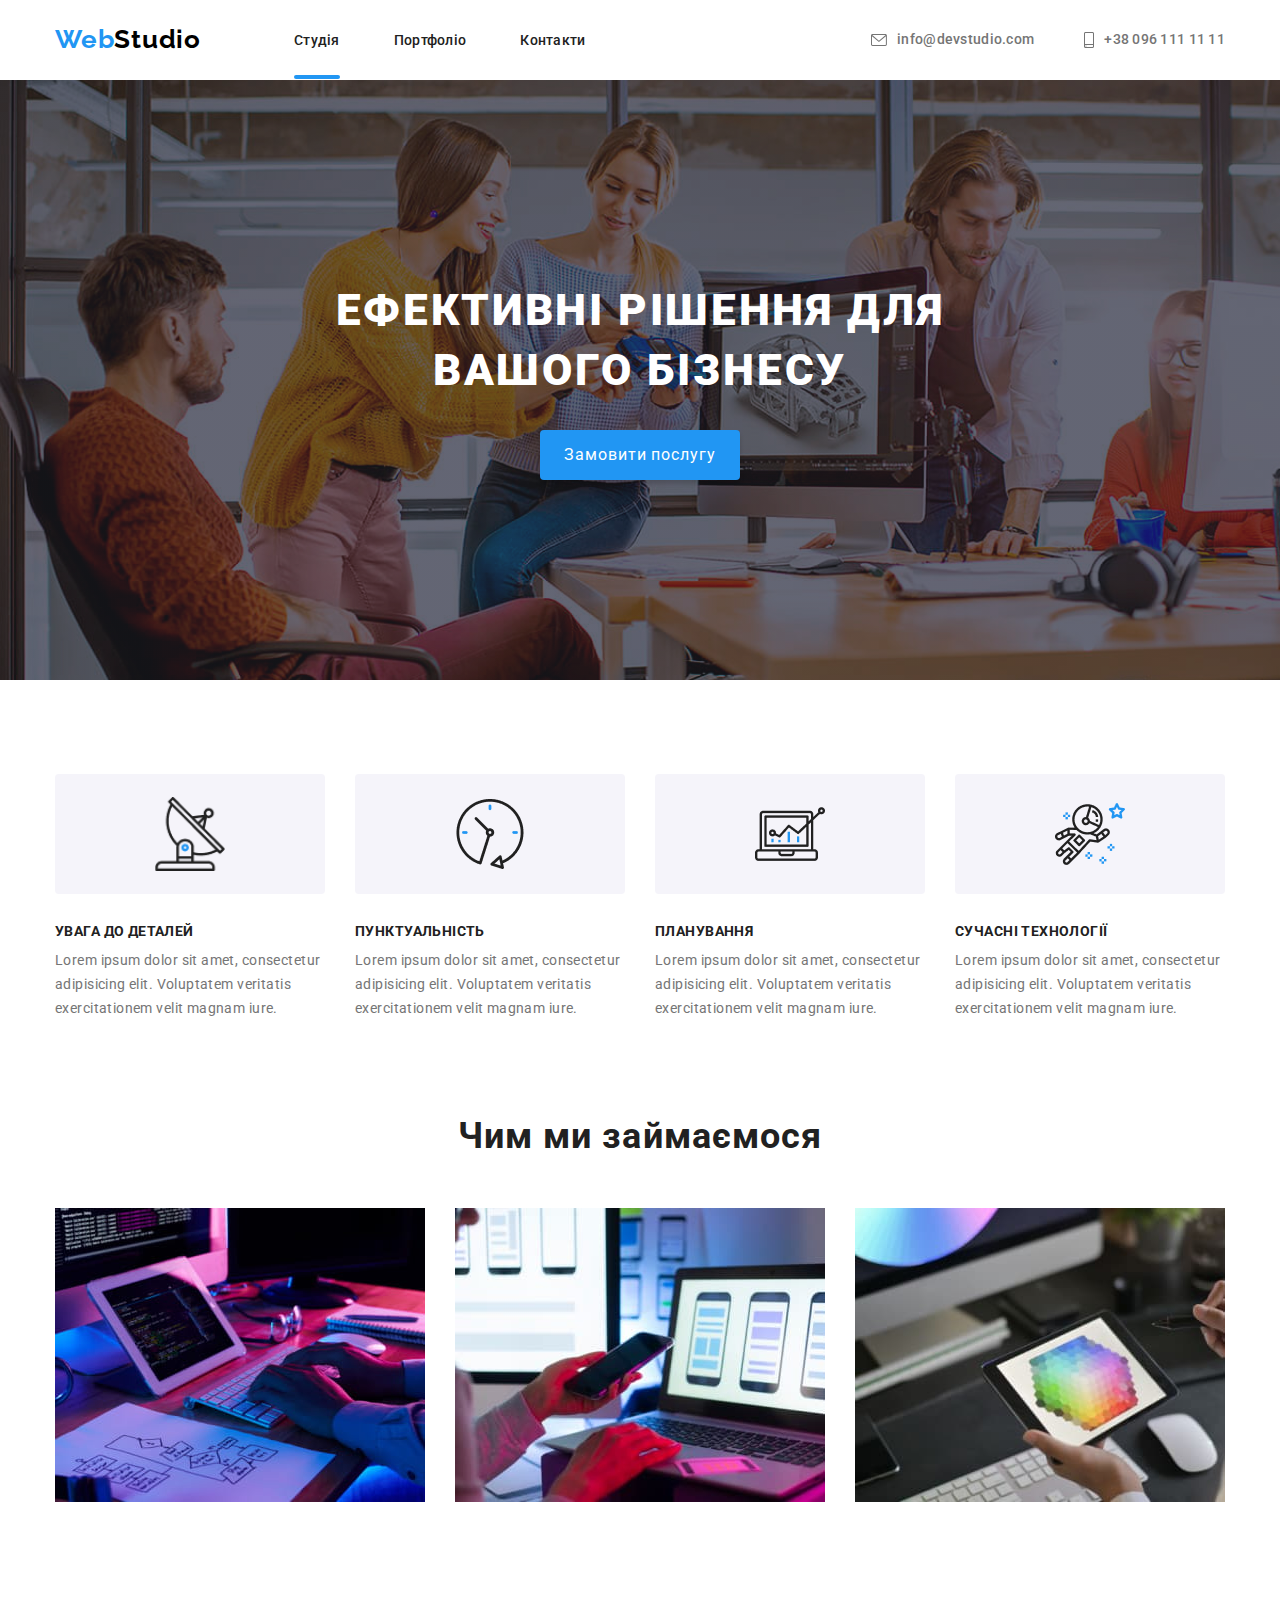
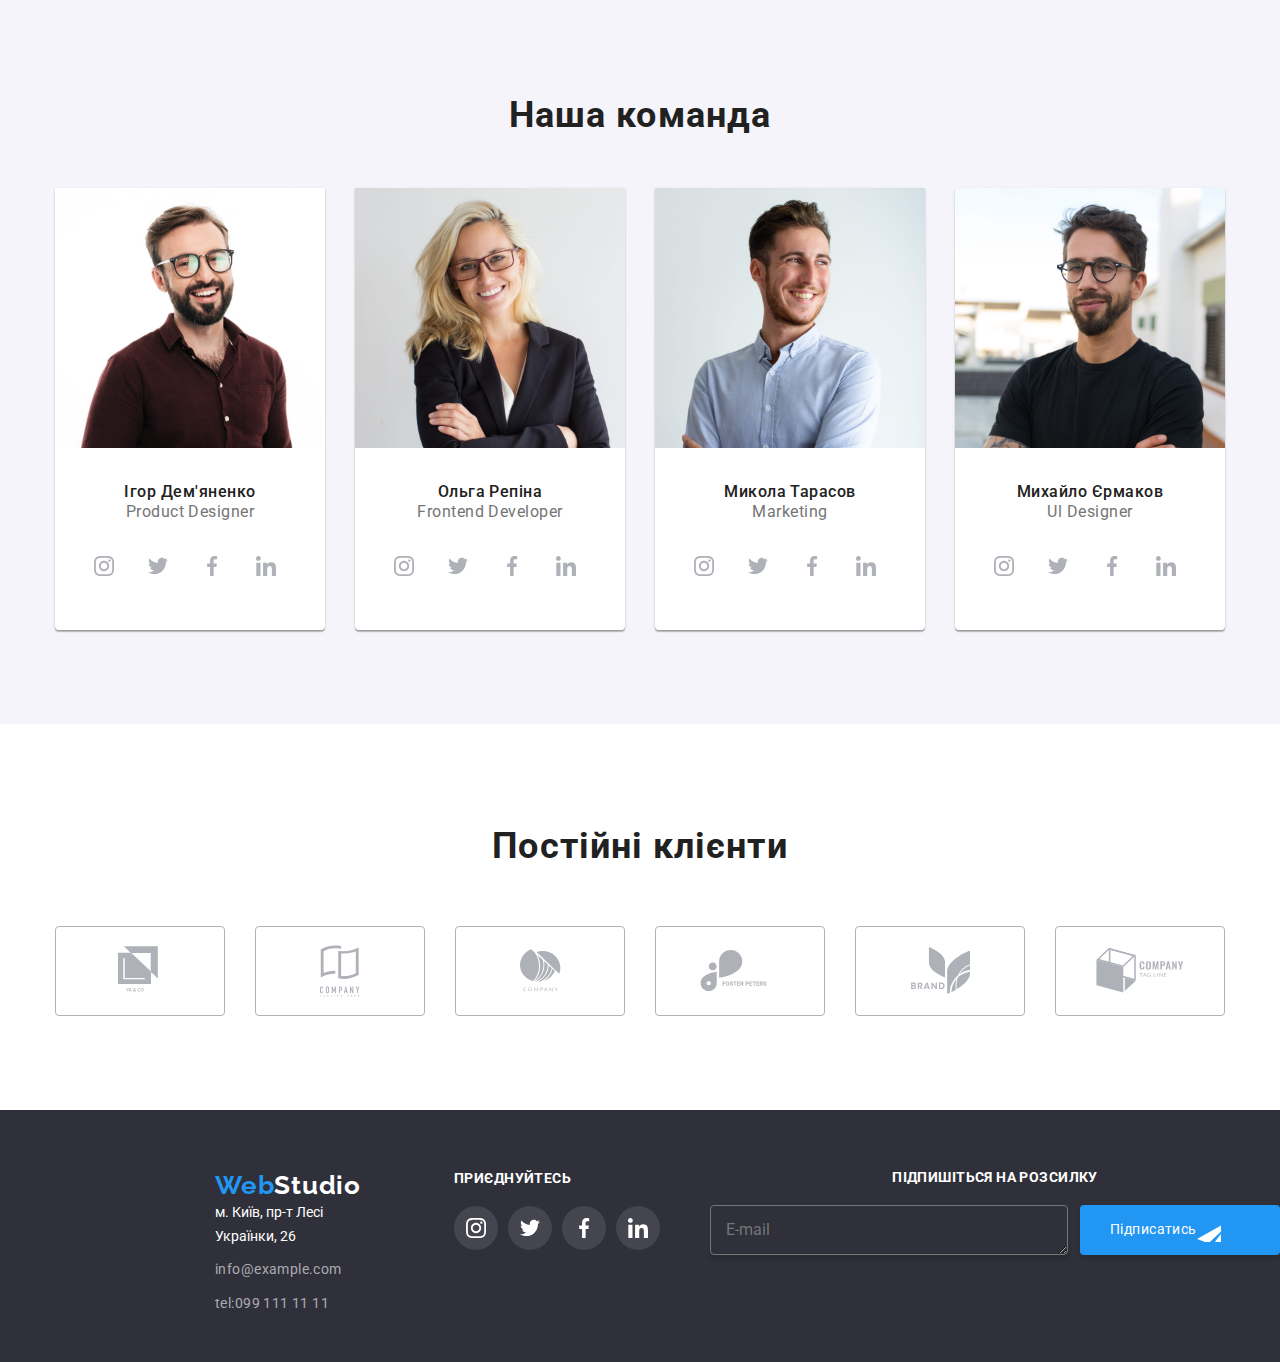
<file: index.html>
<!DOCTYPE html>
<html lang="en">
  <head>
    <meta charset="UTF-8" />
    <meta http-equiv="X-UA-Compatible" content="IE=edge" />
    <meta name="viewport" content="width=device-width, initial-scale=1.0" />
    <title>Document</title>
    <link
      rel="stylesheet"
      href="https://cdnjs.cloudflare.com/ajax/libs/modern-normalize/1.1.0/modern-normalize.min.css"
    />
    <link rel="preconnect" href="https://fonts.googleapis.com" />
    <link rel="preconnect" href="https://fonts.gstatic.com" crossorigin />
    <link
      href="https://fonts.googleapis.com/css2?family=Oleo+Script&family=Raleway:wght@700&family=Roboto:wght@400;500;700;900&display=swap"
      rel="stylesheet"/>
    <link rel="stylesheet" href="./styles/styles.css" />
  </head>
  <body>
    <!-- Шапка -->

    <header>
      <div class="container">
        <nav>
          <a href="/" class="logo">Web<span class="logo--header">Studio</span></a>

          <ul class="links-list">
            <li class="links-list__item">
              <a class="links-list__link links-link--active-page" href="./index.html">Студія</a>
            </li>
            <li class="links-list__item">
              <a class="links-list__link" href="./portfolio.html">Портфоліо</a>
            </li>
            <li class="links-list__item">
              <a class="links-list__link" href="/contacts">Контакти</a>
            </li>
          </ul>
          <ul class="contacts-list">
            <li class="contacts-list__item">
              <a class="contacts-list__link" href="mailto:info@devstudio.com"
                ><svg class="contacts-list__icon" width="16" height="12">
                  <use href="./images(studio)/symbol-defs.svg#email"></use>
                </svg>
                <span>info@devstudio.com</span></a>
            </li>
            <li class="contacts-list__item">
              <a class="contacts-list__link" href="tel:+380961111111">
                <svg class="contacts-list__icon" width="10" height="16">
                  <use href="./images(studio)/symbol-defs.svg#smartphone"></use>
                </svg>
                <span>+38 096 111 11 11</span></a>
            </li>
          </ul>
        </nav>
      </div>
    </header>
          <!-- Мейн -->
    <main>
      <!-- Секція-герой -->
      <section class="hero-section">
        <h1 class="hero-section__title">
          еФЕКтивні рішення для <br/>
          вашого бізнесу
        </h1>
        <button data-open-modal type="button" class="hero-section__btn">Замовити послугу</button>
        <div data-backdrop class="modal__backdrop is-hidden">
        <div class="modal">
          <button data-close-modal type="button">
            <svg class="modal__dagger" width="18" height="18">
            <use href="./images(studio)/symbol-defs.svg#close"></use>
          </svg>
          </button>
          <h3 class="modal__title">Залиште свої дані, ми Вам зателефонуємо</h3>
          <ul>
            <li class="modal__item">
              <label class="modal__filling">
                Ім'я <br>
                <div class="modal__inputs">
                <input class="modal__fitting" type="text" />
                <svg class="modal__icon" width="18" height="18">
                  <use href="./images(studio)/symbol-defs.svg#person"></use>
                </svg>
                </div>
              </label>
            </li>
             <li class="modal__item">
              <label class="modal__filling">
                Телефон <br>
                <div class="modal__inputs">
                <input class="modal__fitting" type="text" />
                <svg class="modal__icon" width="18" height="18">
                  <use href="./images(studio)/symbol-defs.svg#phone-black"></use>
                </svg>
                </div>
              </label>
            </li>
            <li class="modal__item">
              <label class="modal__filling">
                Пошта <br>
               <div class="modal__inputs">
                <input class="modal__fitting" type="text" />
                <svg class="modal__icon" width="18" height="18">
                  <use href="./images(studio)/symbol-defs.svg#email-black"></use>
                </svg>
                </div>
              </label>
            </li>
            <li class="modal__item">
              <label class="modal__filling">
                Коментарі <br>
                <textarea class="modal__comments" placeholder="Введіть текст"></textarea>
              </label>
            </li>
           </ul>
           <div class="modal__agreement">
                <input class="modal__checkbox" type="checkbox" />
          <p class="modal__agreement-paragraph">Погоджуюсь з розсилкою і приймаю <a class="modal__agreement-link">Умови договору</a></p>
          </div>
          <button data-close-modal type="submit" class="modal__btn">Надіслати</button>
        </div>
        </div>
      </section>
      <!-- Чому ми? -->
      <section class="about-section">
        <div class="container">
          <ul class="about-list">
            <li class="about-list__item">
              <h3 class="about-list__name">УВАГА ДО ДЕТАЛЕЙ</h3>
              <p class="about-list__description">
                Lorem ipsum dolor sit amet, consectetur adipisicing elit.
                Voluptatem veritatis exercitationem velit magnam iure.
              </p>
            </li>
            <li class="about-list__item">
              <h3 class="about-list__name">ПунктуальнІсть</h3>
              <p class="about-list__description">
                Lorem ipsum dolor sit amet, consectetur adipisicing elit.
                Voluptatem veritatis exercitationem velit magnam iure.
              </p>
            </li>
            <li class="about-list__item">
              <h3 class="about-list__name">ПЛАНУВАННЯ</h3>
              <p class="about-list__description">
                Lorem ipsum dolor sit amet, consectetur adipisicing elit.
                Voluptatem veritatis exercitationem velit magnam iure.
              </p>
            </li>
            <li class="about-list__item">
              <h3 class="about-list__name">СУЧАСНІ ТЕхнології</h3>
              <p class="about-list__description">
                Lorem ipsum dolor sit amet, consectetur adipisicing elit.
                Voluptatem veritatis exercitationem velit magnam iure.
              </p>
            </li>
          </ul>
        </div>
      </section>

      <!-- Чим ми займаємося? -->

      <section class="work-section">
        <div class="container">
          <h2 class="work-section__title">Чим ми займаємося</h2>
          <ul class="work-list">
            <li class="work-list__item">
              <div class="work-list__item-hover">
              <img class="work-list__photo" src="./images(studio)/photo1.jpg" alt="photo1" />
              <h3 class="work-list__inscription">ДЕСКТОПНІ ЗАСТОСУНКИ</h3>
              </div>
            </li>
            <li class="work-list__item">
              <img class="work-list__photo" src="./images(studio)/photo2.jpg" alt="photo2" />
              <h3 class="work-list__inscription">МОБІЛЬНІ ЗАСТОСУНКИ</h3>
            </li>
            <li class="work-list__item">
              <img class="work-list__photo" src="./images(studio)/photo3.jpg" alt="photo3" />
              <h3 class="work-list__inscription">ДИЗАЙНЕРСЬКІ РІШЕННЯ</h3>
            </li>
          </ul>
        </div>
      </section>

      <!-- Наша команда -->
      
      <section class="team-section">
        <div class="container">
          <h2 class="team-section__title">Наша команда</h2>
          <ul class="team-list">
            <li class="team-list__card">
              <img
                class="team-list__photo"
                src="./images(studio)/team1.jpg"
                alt="team1"/>
              <h3 class="team-list__card-title">Ігор Дем'яненко</h3>
              <p class="team-list__card-paragraph">Product Designer</p>
              <ul class="social-list">
                <li class="social-list__item">
                  <a class="social-list__link">
                    <svg class="social-list__icon" width="20" height="20">
                      <use
                        href="./images(studio)/symbol-defs.svg#instagram"
                      ></use>
                    </svg>
                  </a>
                </li>
                <li class="social-list__item">
                  <a class="social-list__link">
                    <svg class="social-list__icon" width="20" height="20">
                      <use
                        href="./images(studio)/symbol-defs.svg#twitter"
                      ></use>
                    </svg>
                  </a>
                </li>
                <li class="social-list__item">
                  <a class="social-list__link">
                    <svg class="social-list__icon" width="20" height="20">
                      <use
                        href="./images(studio)/symbol-defs.svg#facebook"
                      ></use>
                    </svg>
                  </a>
                </li>
                <li class="social-list__item">
                  <a class="social-list__link">
                    <svg class="social-list__icon" width="20" height="20">
                      <use
                        href="./images(studio)/symbol-defs.svg#linkedin"
                      ></use>
                    </svg>
                  </a>
                </li>
              </ul>
            </li>
            <li class="team-list__card">
              <img
                class="team-list__photo"
                src="./images(studio)/team2.jpg"
                alt="team2"
              />
              <h3 class="team-list__card-title">Ольга Репіна</h3>
              <p class="team-list__card-paragraph">Frontend Developer</p>
              <ul class="social-list">
                <li class="social-list__item">
                  <a class="social-list__link">
                    <svg class="social-list__icon" width="20" height="20">
                      <use
                        href="./images(studio)/symbol-defs.svg#instagram"
                      ></use>
                    </svg>
                  </a>
                </li>
                <li class="social-list__item">
                  <a class="social-list__link">
                    <svg class="social-list__icon" width="20" height="20">
                      <use
                        href="./images(studio)/symbol-defs.svg#twitter"
                      ></use>
                    </svg>
                  </a>
                </li>
                <li class="social-list__item">
                  <a class="social-list__link">
                    <svg class="social-list__icon" width="20" height="20">
                      <use
                        href="./images(studio)/symbol-defs.svg#facebook"
                      ></use>
                    </svg>
                  </a>
                </li>
                <li class="social-list__item">
                  <a class="social-list__link">
                    <svg class="social-list__icon" width="20" height="20">
                      <use
                        href="./images(studio)/symbol-defs.svg#linkedin"
                      ></use>
                    </svg>
                  </a>
                </li>
              </ul>
            </li>
            <li class="team-list__card">
              <img
                class="team-list__photo"
                src="./images(studio)/team3.jpg"
                alt="team3"
              />
              <h3 class="team-list__card-title">Микола Тарасов</h3>
              <p class="team-list__card-paragraph">Marketing</p>
              <ul class="social-list">
                <li class="social-list__item">
                  <a class="social-list__link">
                    <svg class="social-list__icon" width="20" height="20">
                      <use
                        href="./images(studio)/symbol-defs.svg#instagram"
                      ></use>
                    </svg>
                  </a>
                </li>
                <li class="social-list__item">
                  <a class="social-list__link">
                    <svg class="social-list__icon" width="20" height="20">
                      <use
                        href="./images(studio)/symbol-defs.svg#twitter"
                      ></use>
                    </svg>
                  </a>
                </li>
                <li class="social-list__item">
                  <a class="social-list__link">
                    <svg class="social-list__icon" width="20" height="20">
                      <use
                        href="./images(studio)/symbol-defs.svg#facebook"
                      ></use>
                    </svg>
                  </a>
                </li>
                <li class="social-list__item">
                  <a class="social-list__link">
                    <svg class="social-list__icon" width="20" height="20">
                      <use
                        href="./images(studio)/symbol-defs.svg#linkedin"
                      ></use>
                    </svg>
                  </a>
                </li>
              </ul>
            </li>
            <li class="team-list__card">
              <img
                class="team-list__photo"
                src="./images(studio)/team4.jpg"
                alt="team4"
              />
              <h3 class="team-list__card-title">Михайло Єрмаков</h3>
              <p class="team-list__card-paragraph">Ul Designer</p>
              <ul class="social-list">
                <li class="social-list__item">
                  <a class="social-list__link">
                    <svg class="social-list__icon" width="20" height="20">
                      <use
                        href="./images(studio)/symbol-defs.svg#instagram"
                      ></use>
                    </svg>
                  </a>
                </li>
                <li class="social-list__item">
                  <a class="social-list__link">
                    <svg class="social-list__icon" width="20" height="20">
                      <use
                        href="./images(studio)/symbol-defs.svg#twitter"
                      ></use>
                    </svg>
                  </a>
                </li>
                <li class="social-list__item">
                  <a class="social-list__link">
                    <svg class="social-list__icon" width="20" height="20">
                      <use
                        href="./images(studio)/symbol-defs.svg#facebook"
                      ></use>
                    </svg>
                  </a>
                </li>
                <li class="social-list__item">
                  <a class="social-list__link">
                    <svg class="social-list__icon" width="20" height="20">
                      <use
                        href="./images(studio)/symbol-defs.svg#linkedin"
                      ></use>
                    </svg>
                  </a>
                </li>
              </ul>
            </li>
          </ul>
        </div>
      </section>

      <!-- Постійні клієнти -->

      <section class="clients-section">
        <div class="container">
          <h2 class="clients-section__title">Постійні клієнти</h2>
          <ul class="clients-list">
            <li class="clients-list__item">
              <a class="clients-list__link">
                <svg class="clients-svg" width="44" height="49">
                  <use
                    href="./images(studio)/symbol-defs.svg#icon-logo-1"
                  ></use>
                </svg>
              </a>
            </li>
            <li class="clients-list__item">
              <a class="clients-list__link">
                <svg class="clients-svg" width="40" height="52">
                  <use
                    href="./images(studio)/symbol-defs.svg#icon-logo-2"
                  ></use>
                </svg>
              </a>
            </li>
            <li class="clients-list__item">
              <a class="clients-list__link">
                <svg class="clients-svg" width="41" height="43">
                  <use
                    href="./images(studio)/symbol-defs.svg#icon-logo-3"
                  ></use>
                </svg>
              </a>
            </li>
            <li class="clients-list__item">
              <a class="clients-list__link">
                <svg class="clients-svg" width="80" height="42">
                  <use
                    href="./images(studio)/symbol-defs.svg#icon-logo-4"
                  ></use>
                </svg>
              </a>
            </li>
            <li class="clients-list__item">
              <a class="clients-list__link">
                <svg class="clients-svg" width="59" height="47">
                  <use
                    href="./images(studio)/symbol-defs.svg#icon-logo-5"
                  ></use>
                </svg>
              </a>
            </li>
            <li class="clients-list__item">
              <a class="clients-list__link">
                <svg class="clients-svg" width="88" height="45">
                  <use
                    href="./images(studio)/symbol-defs.svg#icon-logo-6"
                  ></use>
                </svg>
              </a>
            </li>
          </ul>
        </div>
      </section>
    </main>

    <!-- Футер -->

    <footer>
      <section class="info-section">
        <h2 class="logo">Web<span class="logo logo--footer">Studio</span></h2>
        <address class="place">м. Київ, пр-т Лесі Українки, 26</address>

        <ul class="info-list">
          <li class="info-list__item">info@example.com</li>
          <li class="info-list__item">tel:099 111 11 11</li>
        </ul>
      </section>

<!-- Секція приєднуйтесь -->

      <section class="join-section">
        <h3 class="join-section__title">Приєднуйтесь</h3>
        <ul class="join-list">
          <li class="join-list__item">
            <a class="join-list__link">
              <svg class="join-list__icon" width="20" height="20">
                <use href="./images(studio)/symbol-defs.svg#instagram"></use>
              </svg>
            </a>
          </li>
          <li class="join-list__item">
            <a class="join-list__link">
              <svg class="join-list__icon" width="20" height="20">
                <use href="./images(studio)/symbol-defs.svg#twitter"></use>
              </svg>
            </a>
          </li>
          <li class="join-list__item">
            <a class="join-list__link">
              <svg class="join-list__icon" width="20" height="20">
                <use href="./images(studio)/symbol-defs.svg#facebook"></use>
              </svg>
            </a>
          </li>
          <li class="join-list__item">
            <a class="join-list__link">
              <svg class="join-list__icon" width="20" height="20">
                <use href="./images(studio)/symbol-defs.svg#linkedin"></use>
              </svg>
            </a>
          </li>
        </ul>
      </section>

<!-- Секція підпису -->

      <section class="subscribing-section">
        <h3 class="subscribing-section__title">Підпишіться на розсилку</h3>
         <div class="subscribing-section__content">
          <textarea class="subscribing-section__input" placeholder="E-mail"></textarea>
        <button type="submit" class="subscribing-section__btn">Підписатись
          <svg class="subscribing-section__icon">
            <use href="./images(studio)/symbol-defs.svg#telegram">
            </use>
          </svg>
        </button>
        </div>
      </section>
    </footer>
    <script>
      const refs = {
        openModalBtn: document.querySelector("[data-open-modal]"),
        closeModalBtn: document.querySelector("[data-close-modal]"),
        backdrop: document.querySelector("[data-backdrop]"),
      };

      refs.openModalBtn.addEventListener("click", toggleModal);
      refs.closeModalBtn.addEventListener("click", toggleModal);

      refs.backdrop.addEventListener("click", logBackdropClick);

      function toggleModal() {
        refs.backdrop.classList.toggle("is-hidden");
      }

      function logBackdropClick() {
        console.log("Це клік в бекдроп");
      }
    </script>
  </body>
</html>
</file>
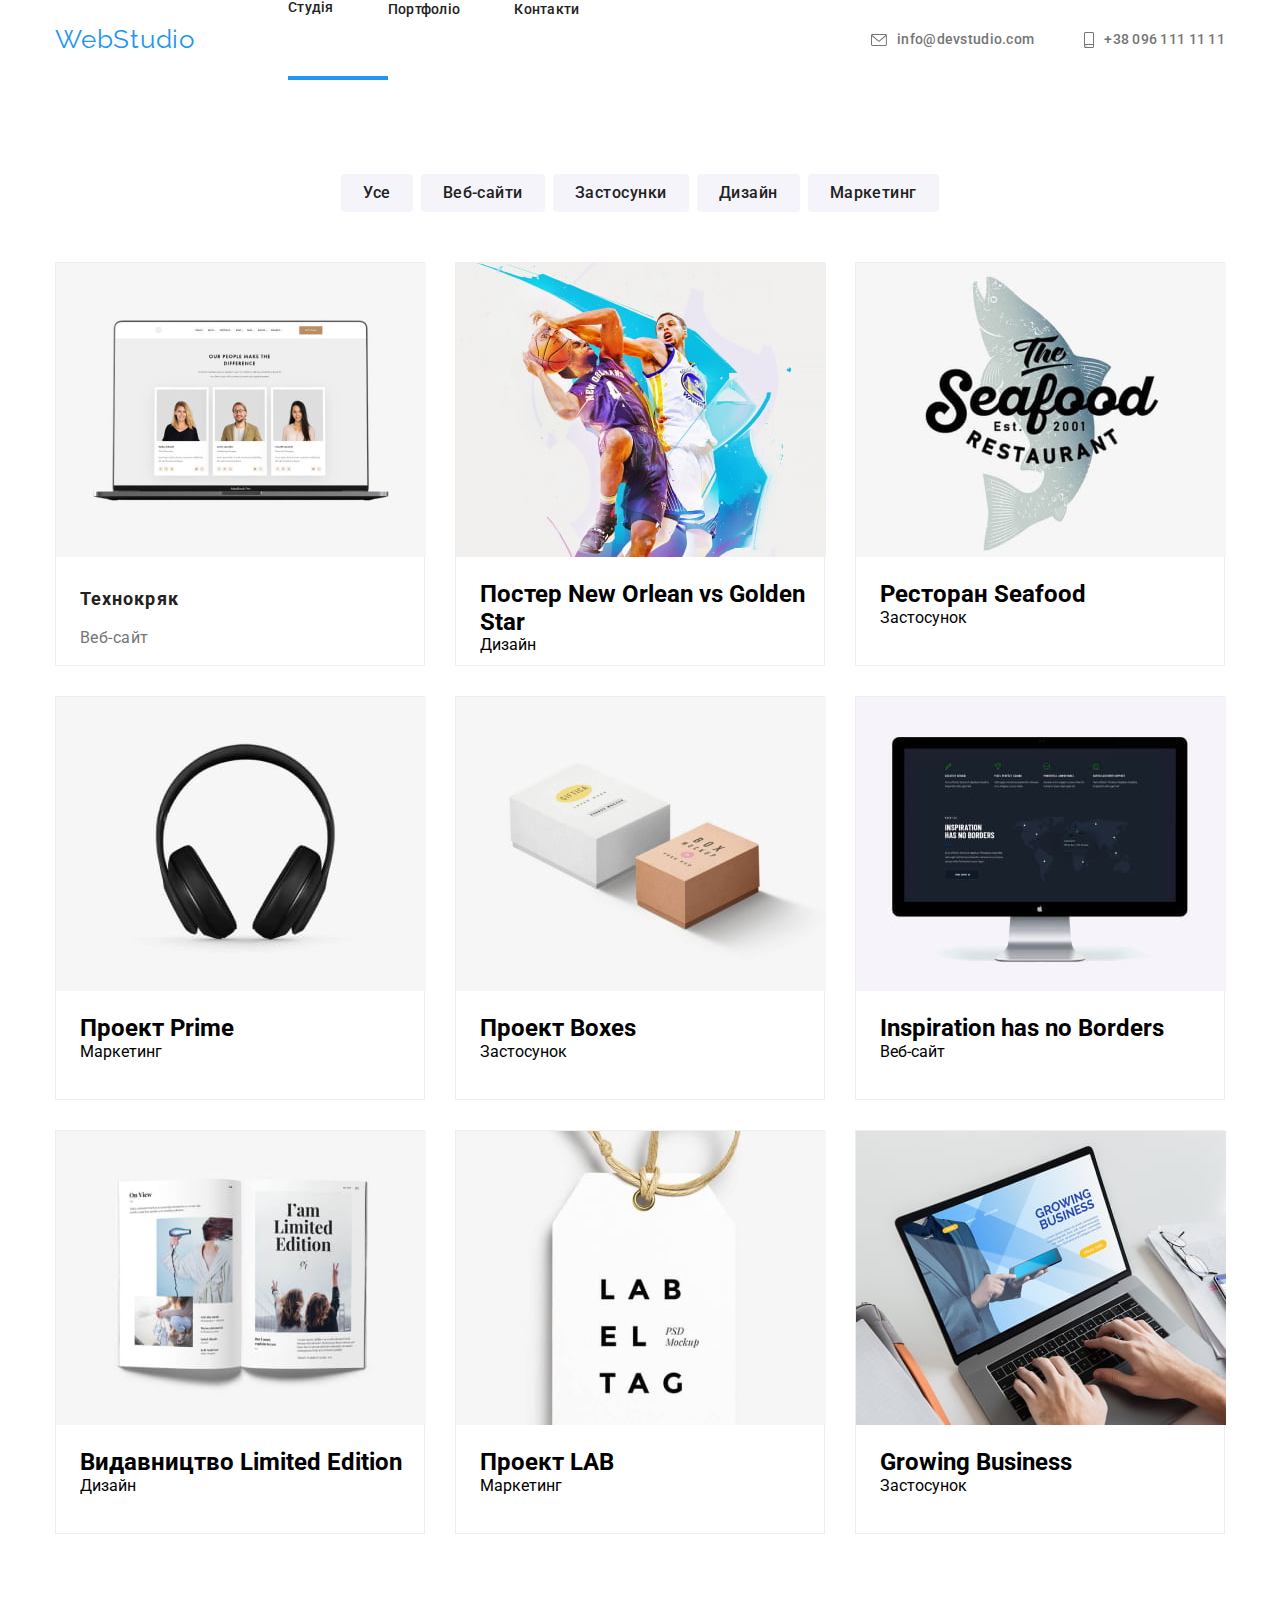
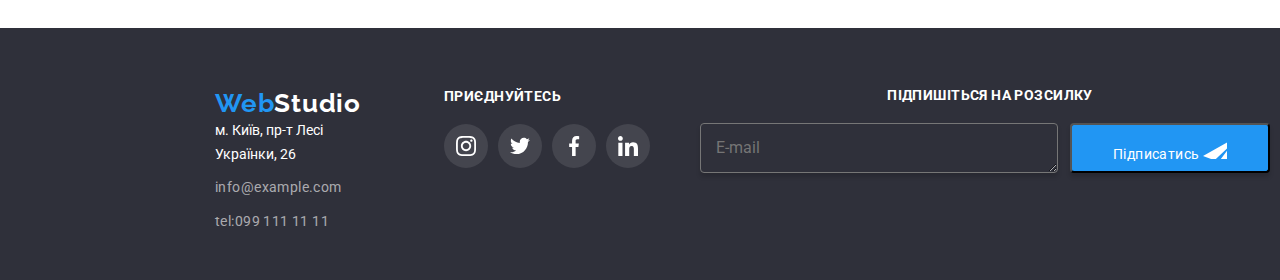
<file: portfolio.html>
<!DOCTYPE html>
<html lang="en">
<head>
    <meta charset="UTF-8">
    <meta http-equiv="X-UA-Compatible" content="IE=edge">
    <meta name="viewport" content="width=device-width, initial-scale=1.0">
    <title>Document</title>
    <link rel="stylesheet" href="https://cdnjs.cloudflare.com/ajax/libs/modern-normalize/1.1.0/modern-normalize.min.css">
    <link rel="preconnect" href="https://fonts.googleapis.com">
    <link rel="preconnect" href="https://fonts.gstatic.com" crossorigin>
    <link href="https://fonts.googleapis.com/css2?family=Raleway:wght@700&family=Roboto:wght@400;500;700&display=swap"
        rel="stylesheet">
    <link rel="stylesheet" href="./styles/portfolio.css">
</head>
<body>
   <header>
      <div class="container">
        <nav>
          <a href="/" class="logo logo--header">Web<span class="logo">Studio</span></a>

          <ul class="links-list">
            <li class="links-list__item">
              <a class="links-list__link links-link--active-page" href="./index.html">Студія</a>
            </li>
            <li class="links-list__item">
              <a class="links-list__link" href="./portfolio.html">Портфоліо</a>
            </li>
            <li class="links-list__item">
              <a class="links-list__link" href="/contacts">Контакти</a>
            </li>
          </ul>
          <ul class="contacts-list">
            <li class="contacts-list__item">
              <a class="contacts-list__link" href="mailto:info@devstudio.com"
                ><svg class="contacts-list__icon" width="16" height="12">
                  <use href="./images(studio)/symbol-defs.svg#email"></use>
                </svg>
                <span>info@devstudio.com</span></a
              >
            </li>
            <li class="contacts-list__item">
              <a class="contacts-list__link" href="tel:+380961111111">
                <svg class="contacts-list__icon" width="10" height="16">
                  <use href="./images(studio)/symbol-defs.svg#smartphone"></use>
                </svg>
                <span>+38 096 111 11 11</span></a>
            </li>
          </ul>
        </nav>
      </div>
    </header>
    <!-- Мейн -->
    <main>
        <!-- Кнопки -->
        <section>
            <div class="container">
        <ul class="btn-list">
            <li class="btn-list__item"><button class="btn-list__button">Усе</button></li>
            <li class="btn-list__item"><button class="btn-list__button">Веб-сайти</button></li>
            <li class="btn-list__item"><button class="btn-list__button">Застосунки</button></li>
            <li class="btn-list__item"><button class="btn-list__button">Дизайн</button></li>
            <li class="btn-list__item"><button class="btn-list__button">Маркетинг</button></li>
        </ul>
            </div>
        </section>
        <!-- Карточки -->
        <section>
            <div class="container">
        <ul class="card-list">
            <li class="card-list__item">
                <img src="./images(portfolio)/img1.jpg" alt="photo">
                <div class="card-overlay">
                    <p class="card-overlay__paragraph">Технокрик це сучасний майданчик поширення коронавірусу. 
Компанії використовують цю платформу для цифрового шпигунства та атак на захищені сервери конкурентів.</p>
                </div>
                <div class="card-description">
                <h2 class="card-description__title">Технокряк</h2>
                <p class="card-description__paragraph">Веб-сайт</p>
                </div>
            </li>
            <li class="card-list__item">
                <img src="./images(portfolio)/img2.jpg" alt="photo">
                <div class="card-overlay">
                    <p class="card-overlay__paragraph">Технокрик це сучасний майданчик поширення коронавірусу. 
Компанії використовують цю платформу для цифрового шпигунства та атак на захищені сервери конкурентів.</p>
                </div>
                <div class="card-description">
            <h2 class="title">Постер New Orlean vs Golden Star</h2>
            <p class="paragraph">Дизайн</p>
                </div>
            </li>
            <li class="card-list__item">
                <img src="./images(portfolio)/img3.jpg" alt="photo">
                <div class="card-overlay">
                    <p class="card-overlay__paragraph">Технокрик це сучасний майданчик поширення коронавірусу. 
Компанії використовують цю платформу для цифрового шпигунства та атак на захищені сервери конкурентів.</p>
                </div>
                <div class="card-description">
            <h2 class="title">Ресторан Seafood</h2>
            <p class="paragraph">Застосунок</p>
                </div>
            </li>
            <li class="card-list__item">
                <img src="./images(portfolio)/img4.jpg" alt="photo">
                <div class="card-overlay">
                    <p class="card-overlay__paragraph">Технокрик це сучасний майданчик поширення коронавірусу. 
Компанії використовують цю платформу для цифрового шпигунства та атак на захищені сервери конкурентів.</p>
                </div>
                <div class="card-description">
                <h2 class="title">Проект Prime</h2>
                <p class="paragraph">Маркетинг</p>
                </div>
            </li>
            <li class="card-list__item">
                <img src="./images(portfolio)/img5.jpg" alt="photo">
                <div class="card-overlay">
                    <p class="card-overlay__paragraph">Технокрик це сучасний майданчик поширення коронавірусу. 
Компанії використовують цю платформу для цифрового шпигунства та атак на захищені сервери конкурентів.</p>
                </div>
                <div class="card-description">
            <h2 class="title">Проект Boxes</h2>
              
            <p class="paragraph">Застосунок</p>
                </div>
            </li>
            <li class="card-list__item">
                <img src="./images(portfolio)/img6.jpg" alt="photo">
                <div class="card-overlay">
                    <p class="card-overlay__paragraph">Технокрик це сучасний майданчик поширення коронавірусу. 
Компанії використовують цю платформу для цифрового шпигунства та атак на захищені сервери конкурентів.</p>
                </div>
                <div class="card-description">
            <h2 class="title">Inspiration has no Borders</h2>
            <p class="paragraph">Веб-сайт</p>
                </div>
            </li>
            <li class="card-list__item">
                <img src="./images(portfolio)/img7.jpg" alt="photo">
                <div class="card-overlay">
                    <p class="card-overlay__paragraph">Технокрик це сучасний майданчик поширення коронавірусу. 
Компанії використовують цю платформу для цифрового шпигунства та атак на захищені сервери конкурентів.</p>
                </div>
                <div class="card-description">
            <h2 class="title">Видавництво Limited Edition</h2>
            <p class="paragraph">Дизайн</p>
                </div>
            </li>
            <li class="card-list__item">
                <img src="./images(portfolio)/img8.jpg" alt="photo">
                <div class="card-overlay">
                    <p class="card-overlay__paragraph">Технокрик це сучасний майданчик поширення коронавірусу. 
Компанії використовують цю платформу для цифрового шпигунства та атак на захищені сервери конкурентів.</p>
                </div>
                <div class="card-description">
                <h2 class="title">Проект LAB</h2>
                <p class="paragraph">Маркетинг</p>
                </div>
            </li>
            <li class="card-list__item">
                <img src="./images(portfolio)/img9.jpg" alt="photo">
                <div class="card-overlay">
                    <p class="card-overlay__paragraph">Технокрик це сучасний майданчик поширення коронавірусу. 
Компанії використовують цю платформу для цифрового шпигунства та атак на захищені сервери конкурентів.</p>
                </div>
                <div class="card-description">
                <h2 class="title">Growing Business</h2>
                <p class="paragraph">Застосунок</p>
                </div>
            </li>
        </ul>
            </div>
        </section>
    </main>
<footer>
      <section class="info-section">
        <h2 class="logo">Web<span class="logo logo--footer">Studio</span></h2>
        <address class="place">м. Київ, пр-т Лесі Українки, 26</address>

        <ul class="info-list">
          <li class="info-list__item">info@example.com</li>
          <li class="info-list__item">tel:099 111 11 11</li>
        </ul>
      </section>

<!-- Секція приєднуйтесь -->

      <section class="join-section">
        <h3 class="join-section__title">Приєднуйтесь</h3>
        <ul class="join-list">
          <li class="join-list__item">
            <a class="join-list__link">
              <svg class="join-list__icon" width="20" height="20">
                <use href="./images(studio)/symbol-defs.svg#instagram"></use>
              </svg>
            </a>
          </li>
          <li class="join-list__item">
            <a class="join-list__link">
              <svg class="join-list__icon" width="20" height="20">
                <use href="./images(studio)/symbol-defs.svg#twitter"></use>
              </svg>
            </a>
          </li>
          <li class="join-list__item">
            <a class="join-list__link">
              <svg class="join-list__icon" width="20" height="20">
                <use href="./images(studio)/symbol-defs.svg#facebook"></use>
              </svg>
            </a>
          </li>
          <li class="join-list__item">
            <a class="join-list__link">
              <svg class="join-list__icon" width="20" height="20">
                <use href="./images(studio)/symbol-defs.svg#linkedin"></use>
              </svg>
            </a>
          </li>
        </ul>
      </section>

<!-- Секція підпису -->

      <section class="subscribing-section">
        <h3 class="subscribing-section__title">Підпишіться на розсилку</h3>
         <div class="subscribing-section__content">
          <textarea class="subscribing-section__input" placeholder="E-mail"></textarea>
        <button type="submit" class="subscribing-section__btn">Підписатись
          <svg width="24" height="24">
            <use href="./images(studio)/symbol-defs.svg#telegram">
            </use>
          </svg>
        </button>
        </div>
      </section>
    </footer>
  </body>
</html>
</file>
<file: styles/styles.css>
.container {
    width: 1200px;
    padding-left: 15px;
    padding-right: 15px;
    margin-left: auto;
    margin-right: auto;
}

body {
    font-family: 'Roboto';
    font-weight: 700;
}

ul {
    padding: 0;
    margin: 0;
    list-style: none;
}

a {
    text-decoration: none;
}

h1, h2, h3 {
    margin: 0;
    padding: 0;
}

button {
    border: none;
}

p {
    margin: 0;
}


/* Хедер */

nav {
    display: flex;
    align-items: center;
    height: 80px;
}

.logo {
    color: #2196F3;
    font-family: 'Raleway';
    font-size: 26px;
    line-height: 1.2;
    letter-spacing: 0.03em;
}

.logo--header {
    color: #000000;
}

/* Список посилань */

.links-list {
    list-style: none;
    display: flex;
    margin-left: 93px;
}

.links-list__link {
    color: #212121;
    font-weight: 500;
    font-size: 14px;
    line-height: 1.1;
    letter-spacing: 0.02em;
    margin-right: 54px;
    transition: color 250ms cubic-bezier(0.075, 0.82, 0.165, 1) 250ms;
    position: relative;
    padding-bottom: 31px;
}

.links-list__item:last-child {
    margin-right: 0;
}

.links-list__link:hover {
    color: #2196F3;
}

.links-link--active-page::after {
    content: "";
    position: absolute;
    left: 0;
    bottom: 0;
    /* border-bottom: 4px solid #2196F3; */
    display: block;
    border-radius: 4px;
    height: 4px;
    background-color: #2196F3;
    width: 100%;
    /* padding-bottom: 28px; */
}

/* Список контактів */

.contacts-list {
    list-style: none;
    display: flex;
    margin-left: auto;
}

.contacts-list__item {
    margin-right: 50px;
       transition: color 250ms cubic-bezier(0.075, 0.82, 0.165, 1) 250ms;
}

.contacts-list__item:last-child {
    margin-right: 0;
}

.contacts-list__link {
    display: flex;
        align-items: center;
     color: #757575;
    font-weight: 500;
    font-size: 14px;
    line-height: 1.1;
    letter-spacing: 0.02em;
    transition: color 250ms cubic-bezier(0.075, 0.82, 0.165, 1) 250ms;
}

.contacts-list__link:hover {
     color: #2196F3;
     fill: #2196F3;
}

.contacts-list__icon {
    fill: currentColor;
    margin-right: 10px;
}


/* Мейн */
  
/* Секція-герой */

.hero-section {
    background-image: linear-gradient(
        to right,
        rgba(47, 48, 58, 0.4),
        rgba(47, 48, 58, 0.4)
    ),
    url(../images\(studio\)/background.png);
    background-repeat: no-repeat;
    height: 600px;
    padding-top: 200px;     
}

.hero-section__title {
        font-family: 'Roboto';
        font-style: normal;
        font-weight: 900;
        font-size: 44px;
        line-height: 60px;
        text-align: center;
        letter-spacing: 0.06em;
        text-transform: uppercase;
        color: #FFFFFF;
}

.hero-section__btn {
    font-size: 16px;
    line-height: 1.9;
    align-items: center;
    text-align: center;
    letter-spacing: 0.06em;
    color: #FFFFFF;
    width: 200px;
    height: 50px;   
    display: block;
    margin-left: auto;
    margin-right: auto;
    margin-top: 30px;
    background: #2196F3;
    box-shadow: 0px 4px 4px rgba(0, 0, 0, 0.15);
    border-radius: 4px;
}

/* Модалка */

.modal {
    position: fixed;
    position: relative;
    width: 528px;
    /* height: 581px; */
    top: 50%;
    left: 50%;
    transform: translate(-50%, -50%);
    background: #FFFFFF;
    box-shadow: 0px 1px 3px rgba(0, 0, 0, 0.12), 0px 1px 1px rgba(0, 0, 0, 0.14), 0px 2px 1px rgba(0, 0, 0, 0.2);
    border-radius: 4px;
    padding: 40px;
    z-index: 2;
    transition: transform 250ms cubic-bezier(0.165, 0.84, 0.44, 1) 500ms;
padding: 40px;
}

.modal__dagger {
    position: absolute;
    top: 14px;
    right: 14px;
    background: #FFFFFF;
border: 1px solid rgba(0, 0, 0, 0.1);
border-radius: 100%;
transition: fill 250ms cubic-bezier(0.075, 0.82, 0.165, 1) 250ms;
}

.modal__dagger:hover {
    fill: #2196F3;
}

.modal__title {
    font-size: 20px;
line-height: 1.2;
text-align: center;
letter-spacing: 0.03em;
color: #212121;
margin-bottom: 12px;
}

.modal__item {
    margin-bottom: 10px;
}

.modal__item:last-child {
    margin-bottom: 0;
    margin-bottom: 20px;
}

.modal__filling {
    font-weight: 400;
font-size: 12px;
line-height: 14px;
letter-spacing: 0.01em;
color: #757575;
}

.modal__inputs {
    position: relative;
}

.modal__fitting {
    width: 100%;
    height: 40px;
    border: 1px solid rgba(33, 33, 33, 0.2);
border-radius: 4px;
position: relative;
margin-top: 4px;
transition: border-color 250ms cubic-bezier(0.075, 0.82, 0.165, 1) 250ms;
}

.modal__fitting:hover {
    border-color: #2196F3;
}

.modal__fitting:hover + .modal-icon {
    fill: #2196F3;
}

.modal__icon {
    position: absolute;
    left: 12px;
    top: 20%;
    transition: fill 250ms cubic-bezier(0.075, 0.82, 0.165, 1) 250ms;
}

.modal__comments {
    width: 100%;
    height: 120px;
    border: 1px solid rgba(33, 33, 33, 0.2);
border-radius: 4px;
position: relative;
padding-top: 12px;
padding-left: 16px;
margin-top: 4px;
transition: border-color 250ms cubic-bezier(0.075, 0.82, 0.165, 1) 250ms;
}

.modal__comments:hover {
    border-color: #2196F3;
}

.modal__agreement {
    display: flex;
    margin-bottom: 30px;
}

.modal__checkbox {
    border-color: #212121;
    margin-right: 8px;
}

.modal__agreement-paragraph {
     font-weight: 400;
font-size: 14px;
line-height: 1.7;
letter-spacing: 0.03em;
color: #757575;
}

.modal__agreement-link {
    font-weight: 400;
font-size: 14px;
line-height: 1.7;
letter-spacing: 0.03em;
color: #2196F3;
}

.modal__btn {
    font-size: 16px;
line-height: 1.9;
align-items: center;
text-align: center;
letter-spacing: 0.06em;
color: #FFFFFF;
    background: #2196F3;
box-shadow: 0px 4px 4px rgba(0, 0, 0, 0.15);
border-radius: 4px;
width: 200px;
height: 50px;
justify-content: center;
display: block;
margin-left: auto;
margin-right: auto;
}

.modal__backdrop {
    position: fixed;
    top: 0;
    left: 0;
    width: 100%;
    height: 100%;
    background-color: rgba(0, 0, 0, 0.2);;
    z-index: 10;
}

.modal__backdrop.is-hidden {
    opacity: 0;
    pointer-events: none;
}

.modal__backdrop.is-hidden .modal {
    transform: translate(50%, -50%);
} 


/* Секція-чому ми */

.about-list {
    list-style: none;
    display: flex;
    padding-top: 94px;
    padding-bottom: 94px;
}

.about-list__item {
    width: 270px;
    margin-right: 30px;
}

.about-list__item:last-child {
    margin-right: 0;
}

.about-list__item::before {
    display: block;
    width: 270px;
height: 120px;
background: #F5F4FA;
border-radius: 4px;
display: flex;
align-items: center;
justify-content: center;
background-size: 70px;
content: "";
background-repeat: no-repeat;
background-position: center;
}

.about-list__item:nth-child(1)::before {
  background-image: url(../images\(studio\)/abouticon1.png);
}

.about-list__item:nth-child(2)::before {
          background-image: url(../images\(studio\)/abouticon2.png);
}

.about-list__item:nth-child(3)::before {
    background-image: url(../images\(studio\)/abouticon3.png);
}

.about-list__item:nth-child(4)::before {
    background-image: url(../images\(studio\)/abouticon4.png);
}

.about-list__name {
    font-size: 14px;
    line-height: 1.1;
    letter-spacing: 0.03em;
    text-transform: uppercase;
    color: #212121;
    padding-top: 30px;
    margin-bottom: 10px;
}

.about-list__description {
    font-weight: 400;
    font-size: 14px;
    line-height: 1.7;
    letter-spacing: 0.03em;
    color: #757575;
}


/* Чим ми займаємося */


.work-section {
    padding-bottom: 94px;
}

.work-section__title {
    font-size: 36px;
    line-height: 1.2;
    text-align: center;
    letter-spacing: 0.03em;
    margin-bottom: 50px;
    color: #212121;
}

.work-list {
    list-style: none;
    display: flex;
}

.work-list__item {
    margin-right: 30px;
    position: relative;
    display: block;
}

.work-list__item:last-child {
    margin-right: 0;
}

.work-list__item:hover .work-list__inscription {
    opacity: 1;
}

.work-list__item-hover {
    position: relative;
    display: block;
}

.work-list__item-hover::before {
content: "";
    position: absolute;
    background: rgba(47, 48, 58, 0.8);
    width: 370px;
height: 70px;
opacity: 0;
left: 0;
bottom: 0;
}

.work-list__inscription {
    font-size: 14px;
line-height: 1.1;
text-align: center;
letter-spacing: 0.03em;
text-transform: uppercase;
color: #FFFFFF;
    position: absolute;
    left: 0;
    bottom: 0;
    background: rgba(47, 48, 58, 0.8);
    width: 370px;
height: 70px;
opacity: 0;
display: flex;
align-items: center;
justify-content: center;
}

.work-list__inscription:hover {
    opacity: 1;
}


/* Наша команда */


.team-section {
    background-color: #F5F4FA;
     padding-top: 94px;
     padding-bottom: 94px;
}

.team-section__title {
    margin-bottom: 50px;
    font-size: 36px;
    line-height: 1.2;
    text-align: center;
    letter-spacing: 0.03em;
    color: #212121;
}

.team-list {
    list-style: none;
    display: flex;
}

.team-list__card {
    margin-right: 30px;
    background: #FFFFFF;
box-shadow: 0px 1px 3px rgba(0, 0, 0, 0.12), 0px 1px 1px rgba(0, 0, 0, 0.14), 0px 2px 1px rgba(0, 0, 0, 0.2);
border-radius: 0px 0px 4px 4px;
width: 270px; 
}

.team-list__card:last-child {
    margin-right: 0;
}

.team-list__photo {
    display: block;
    width: 270px;
}

.team-list__card-title {
    font-weight: 500;
font-size: 16px;
line-height: 1.2;
text-align: center;
letter-spacing: 0.03em;
color: #212121;
padding-top: 34px;
margin-bottom: 10px;
}

.team-list__card-paragraph {
    font-weight: 400;
font-size: 16px;
line-height: 1.2px;
text-align: center;
letter-spacing: 0.03em;
color: #757575;
padding-bottom: 32px;
}

/* Список іконок */

.social-list {
    display: flex;
    justify-content: center;
    margin-bottom: 42px;
}

.social-list__item {
    margin-right: 10px;
}

.social-list__item:nth-last-child() {
    margin-right: 0;
}

.social-list__link {
    display: flex;
    padding: 12px;
    align-items: center;
    justify-content: center;
    fill: #AFB1B8;
    transition: background-color 250ms cubic-bezier(0.075, 0.82, 0.165, 1) 250ms, fill 250ms cubic-bezier(0.075, 0.82, 0.165, 1) 250ms, border-radius 250ms cubic-bezier(0.075, 0.82, 0.165, 1) 250ms;
}

.social-list__link:hover {
    fill: #FFFFFF;
    background-color: #2196F3;
    border-radius: 100%;
}

/* Постійні клієнти */

.clients-section {
    padding-bottom: 94px;
    padding-top: 94px;
}

.clients-section__title {
    font-weight: 700;
font-size: 36px;
line-height: 1.6;
text-align: center;
letter-spacing: 0.03em;
color: #212121;
margin-bottom: 50px;
}

.clients-list {
    display: flex;
}

.clients-list__item {
    margin-right: 30px;
}

.clients-list__item:nth-last-child() {
    margin-right: 0;
}

.clients-list__link {
    width: 170px;
    height: 90px;
    display: flex;
    align-items: center;
    justify-content: center;
    fill: #AFB1B8;
    border: 1px solid #AFB1B8;
    border-radius: 4px;
    transition: fill 250ms cubic-bezier(0.075, 0.82, 0.165, 1) 250ms, border-color 250ms cubic-bezier(0.075, 0.82, 0.165, 1) 250ms;
}

.clients-list__link:hover {
    fill: #2196F3;
    border-color: #2196F3;
}


/* Футер */


footer {
    height: 252px;
    background: #2F303A;
    display: flex;
    padding-left: 215px;
    padding-top: 60px;
}

.logo {
    color: #2196F3;
}

.logo--footer {
    font-family: 'Raleway';
    font-size: 26px;
    line-height: 1.2;
    letter-spacing: 0.03em;
       color: #FFFFFF;
       margin-bottom: 20px;
}

.place {
    margin-bottom: 20px;
    font-weight: 400;
    font-size: 14px;
    line-height: 1.7;
    letter-spacing: 0,03em;
    color: #FFFFFF;
    font-style: normal;
    margin-bottom: 10px;
}

.info-list__item {
    font-weight: 400;
    font-size: 14px;
    line-height: 1.7;
    letter-spacing: 0.03em;
    color: rgba(255, 255, 255, 0.6);
    margin-bottom: 10px;
}

/* Секція приєднуйтесь */

.join-section {
margin-left: 70px;
}

.join-section__title {
    font-size: 14px;
line-height: 16px;
letter-spacing: 0.03em;
text-transform: uppercase;
color: #FFFFFF;
margin-bottom: 20px;
}
        
.join-list {
    display: flex;
}

.join-list__item {
    margin-right: 10px;
}

.join-list__item:last-child {
    margin-right: 0;
}

.join-list__link {
    display: flex;
    padding: 12px;
    align-items: center;
    justify-content: center;
    fill: #FFFFFF;
    background-color: rgba(255, 255, 255, 0.1);
    border-radius: 100%;
    transition: background-color 250ms cubic-bezier(0.075, 0.82, 0.165, 1) 250ms, fill 250ms cubic-bezier(0.075, 0.82, 0.165, 1) 250ms, border-radius 250ms cubic-bezier(0.075, 0.82, 0.165, 1) 250ms;
}

.join-list__link:hover {
    fill: #FFFFFF;
    background-color: #2196F3;
    border-radius: 100%;
}

/* Секція підпису */

.subscribing-section {
    margin-left: 50px;
}

.subscribing-section__title {
    font-size: 14px;
line-height: 1.1;
text-align: center;
letter-spacing: 0.03em;
text-transform: uppercase;
color: #FFFFFF;
margin-bottom: 20px;
}

.subscribing-section__content {
 display: flex;
}

.subscribing-section__input {
    width: 358px;
    height: 50px;
    background-color: #2F303A;
box-shadow: 0px 4px 4px rgba(0, 0, 0, 0.15);
border-radius: 4px;
padding-top: 15px;
padding-left: 15px;
margin-right: 12px;
}

.subscribing-section__btn {
    width: 200px;
height: 50px;
    background: #2196F3;
box-shadow: 0px 4px 4px rgba(0, 0, 0, 0.15);
border-radius: 4px;
padding: 10px 30px 10px 30px;
font-size: 14px;
line-height: 1.1;
text-align: center;
letter-spacing: 0.03em;
color: #FFFFFF;
display: flex;
align-items: center;
}

.subscribing-section__icon {
    width: 24px;
    height: 24px;
}
</file>
<file: styles/portfolio.css>
body {
    font-family: "Roboto";
}

ul {
    padding: 0;
    margin: 0;
    list-style: none;
}

a {
    text-decoration: none;
}

h1, h2, h3 {
    margin: 0;
    padding: 0;
}

p {
    margin: 0;
}

.container {
    width: 1200px;
    padding-left: 15px;
    padding-right: 15px;
    margin-left: auto;
    margin-right: auto;
}

/* хедер */
.header {
    height: 80px;
background: #FFFFFF;
border-bottom: 1px solid #ECECEC;
}
 
nav {
    display: flex;
    align-items: center;
    height: 80px;
}

.logo {
    color: #000000;
    font-family: 'Raleway';
    font-size: 26px;
    line-height: 1.2;
    letter-spacing: 0.03em;
}

.logo--header {
    color: #2196F3;
}

/* Список посилань */
 
.links-list {
    list-style: none;
    display: flex;
    margin-left: 93px;
}

.links-list__link {
    color: #212121;
    font-weight: 500;
    font-size: 14px;
    line-height: 1.1;
    letter-spacing: 0.02em;
    margin-right: 54px;
    transition: color 250ms cubic-bezier(0.075, 0.82, 0.165, 1) 250ms;
}

.links-list__item:last-child {
    margin-right: 0;
}

.links-list__link:hover {
    color: #2196F3;
}

.links-link--active-page {
    border-bottom: 4px solid #2196F3;
    display: block;
    width: 100%;
    padding-bottom: 60px;
}

/* Список контактів */

.contacts-list {
    list-style: none;
    display: flex;
    margin-left: auto;
}

.contacts-list__item {
    margin-right: 50px;
       transition: color 250ms cubic-bezier(0.075, 0.82, 0.165, 1) 250ms;
}

.contacts-list__item:last-child {
    margin-right: 0;
}

.contacts-list__link {
    display: flex;
        align-items: center;
     color: #757575;
    font-weight: 500;
    font-size: 14px;
    line-height: 1.1;
    letter-spacing: 0.02em;
    transition: color 250ms cubic-bezier(0.075, 0.82, 0.165, 1) 250ms;
}

.contacts-list__link:hover {
     color: #2196F3;
     fill: #2196F3;
}

.contacts-list__icon {
    fill: currentColor;
    margin-right: 10px;
}

/* Мейн */

/* Кнопки */
.btn-list {
    list-style: none;
    display: flex;
    justify-content: center;
}

.btn-list__item {
        margin-right: 8px;
}

.btn-list__item:last-child {
    margin-right: 0;
}

.btn-list__button {
    font-weight: 500;
        font-size: 16px;
        line-height: 1.6;
        text-align: center;
        letter-spacing: 0.03em;
        color: #212121;
        margin-top: 94px;
        border: none;
        background: #F5F4FA;
        padding: 6px 22px 6px 22px;
        transition: background-color 250ms cubic-bezier(0.075, 0.82, 0.165, 1) 250ms, color 250ms cubic-bezier(0.075, 0.82, 0.165, 1) 250ms;
        border-radius: 4px;
}
.btn-list__button:hover {
    background-color: #2196F3;
    color: #FFFFFF;
}


/* Карточки */
.card-list {
    display: flex;
    flex-wrap: wrap;
    list-style: none;
    margin-top: 50px;
    margin-bottom: 94px;
}

.card-list__item {
    width: 370px;
    height: 404px;
    background: #FFFFFF;
    border: 1px solid #EEEEEE;
    margin-right: 30px;
    margin-bottom: 30px;
    position: relative;
}

.card-list__item:nth-child(3n) {
    margin-right: 0;
}

.card-list__item:nth-child(n+6) {
    margin-bottom: 0;
}

.card-list__item:hover .card-overlay {
    opacity: 1;
    transform: scale(1);
}

.card-overlay {
    position: absolute;
    background-color: rgba(33, 150, 243, 0.9);
    left: 0;
    top: 0;
    width: 100%;
    height: 100%;
    opacity: 1;
    transform: scale(0);
    transition: transform 250ms cubic-bezier(0.165, 0.84, 0.44, 1) 500ms , opacity 250ms cubic-bezier(0.165, 0.84, 0.44, 1) 500ms;
}

.card-overlay:hover {
    opacity: 1;
}

.card-overlay__paragraph {
    font-weight: 400;
font-size: 18px;
line-height: 28px;
letter-spacing: 0.03em;
color: #FFFFFF;
text-align: center;
justify-content: center;
padding-top: 118px;
}

.card-description {
    padding-left: 24px;
    padding-top: 20px;
}

.card-description__title {
    width: 322px;
        height: 36px;
        left: 639px;
        top: 576px;
        font-weight: 700;
        font-size: 18px;
        line-height: 2;
        letter-spacing: 0.06em;
        color: #212121;
        margin-bottom: 20px;
}

.card-description__paragraph {
    width: 322px;
        height: 30px;
        left: 639px;
        top: 616px;
        font-family: 'Roboto';
        font-style: normal;
        font-weight: 400;
        font-size: 16px;
        line-height: 1.9px;
        letter-spacing: 0.03em;
        color: #757575;
}

/* Футер */
footer {
    height: 252px;
    background: #2F303A;
    display: flex;
    padding-left: 215px;
    padding-top: 60px;
}

.logo {
    color: #2196F3;
}

.logo--footer {
    font-family: 'Raleway';
    font-size: 26px;
    line-height: 1.2;
    letter-spacing: 0.03em;
       color: #FFFFFF;
       margin-bottom: 20px;
}

.place {
    margin-bottom: 20px;
    font-weight: 400;
    font-size: 14px;
    line-height: 1.7;
    letter-spacing: 0,03em;
    color: #FFFFFF;
    font-style: normal;
    margin-bottom: 10px;
}

.info-list__item {
    font-weight: 400;
    font-size: 14px;
    line-height: 1.7;
    letter-spacing: 0.03em;
    color: rgba(255, 255, 255, 0.6);
    margin-bottom: 10px;
}

/* Секція приєднуйтесь */

.join-section {
margin-left: 70px;
}

.join-section__title {
    font-size: 14px;
line-height: 16px;
letter-spacing: 0.03em;
text-transform: uppercase;
color: #FFFFFF;
margin-bottom: 20px;
}
        
.join-list {
    display: flex;
}

.join-list__item {
    margin-right: 10px;
}

.join-list__item:last-child {
    margin-right: 0;
}

.join-list__link {
    display: flex;
    padding: 12px;
    align-items: center;
    justify-content: center;
    fill: #FFFFFF;
    background-color: rgba(255, 255, 255, 0.1);
    border-radius: 100%;
    transition: background-color 250ms cubic-bezier(0.075, 0.82, 0.165, 1) 250ms, fill 250ms cubic-bezier(0.075, 0.82, 0.165, 1) 250ms, border-radius 250ms cubic-bezier(0.075, 0.82, 0.165, 1) 250ms;
}

.join-list__link:hover {
    fill: #FFFFFF;
    background-color: #2196F3;
    border-radius: 100%;
}

/* Секція підпису */

.subscribing-section {
    margin-left: 50px;
}

.subscribing-section__title {
    font-size: 14px;
line-height: 1.1;
text-align: center;
letter-spacing: 0.03em;
text-transform: uppercase;
color: #FFFFFF;
margin-bottom: 20px;
}

.subscribing-section__content {
 display: flex;
}

.subscribing-section__input {
    width: 358px;
    height: 50px;
    background-color: #2F303A;
box-shadow: 0px 4px 4px rgba(0, 0, 0, 0.15);
border-radius: 4px;
padding-top: 15px;
padding-left: 15px;
margin-right: 12px;
}

.subscribing-section__btn {
    width: 200px;
height: 50px;
    background: #2196F3;
box-shadow: 0px 4px 4px rgba(0, 0, 0, 0.15);
border-radius: 4px;
padding: 10px 30px 10px 30px;
font-size: 14px;
line-height: 1.1;
text-align: center;
letter-spacing: 0.03em;
color: #FFFFFF;
margin-bottom: 20px;
margin-right: 10px;
}
</file>
